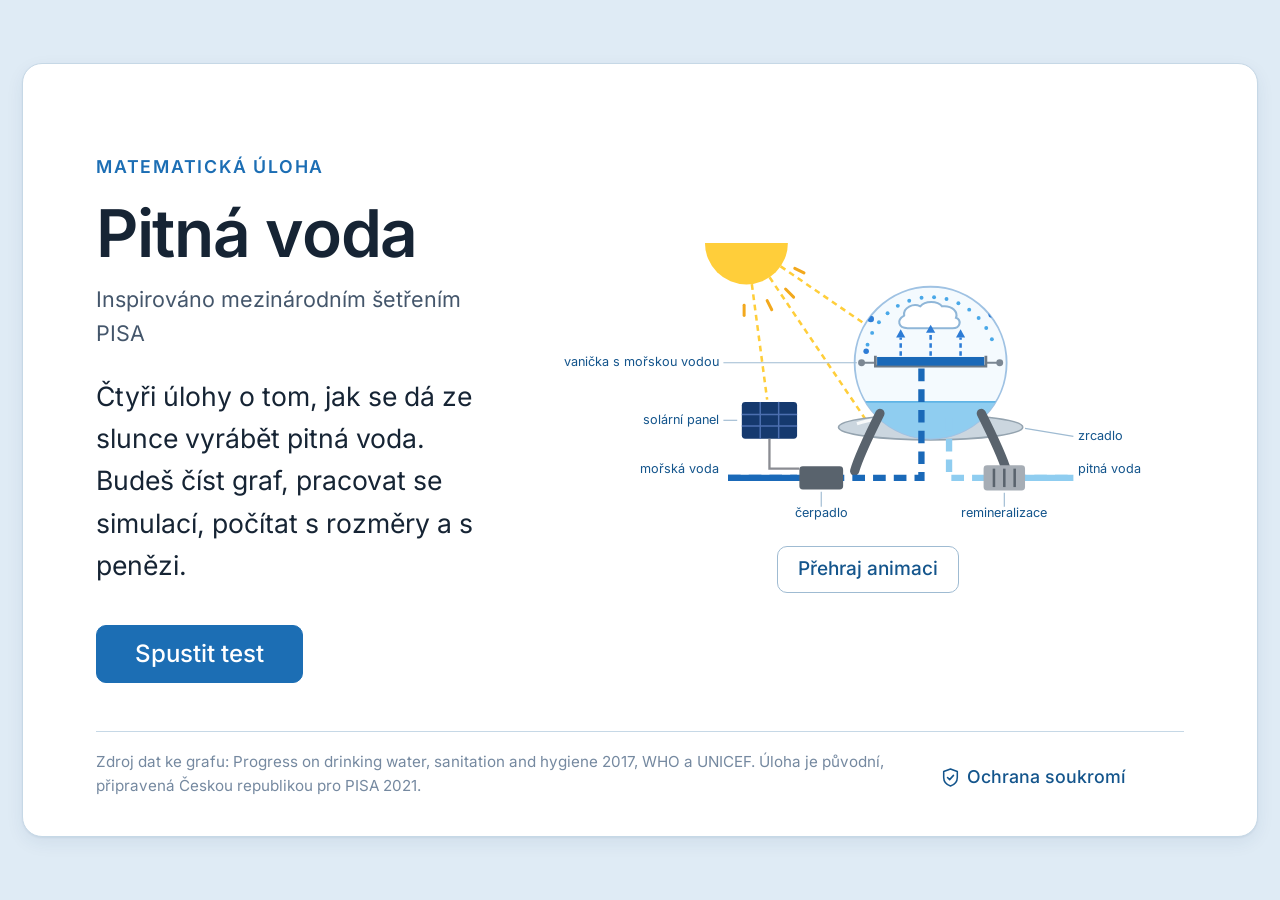
<file: index.html>
<!DOCTYPE html>
<html lang="cs">
<head>
<meta charset="utf-8">
<meta name="viewport" content="width=device-width, initial-scale=1">
<title>Pitná voda</title>
<link rel="stylesheet" href="css/common.css">
<link rel="stylesheet" href="css/overlay.css">
<link rel="stylesheet" href="css/helio.css">
<link rel="stylesheet" href="css/intro.css">
</head>
<body>
<main class="intro-page">
  <div class="intro-card">

    <div class="intro-head">
      <div class="intro-text">
        <p class="eyebrow">Matematická úloha</p>
        <h1>Pitná voda</h1>
        <p class="subtitle">Inspirováno mezinárodním šetřením PISA</p>
        <p class="lead">Čtyři úlohy o tom, jak se dá ze slunce vyrábět pitná voda.
          Budeš číst graf, pracovat se simulací, počítat s rozměry a s penězi.</p>

        <div class="start-row">
          <button class="primary big" id="start">Spustit test</button>
        </div>
      </div>

      <div class="intro-img">
        <div id="helio-slot"></div>
        <button type="button" class="play-anim" id="play-anim">Přehraj animaci</button>
      </div>
    </div>

    <div class="intro-foot">
      <p class="source">Zdroj dat ke grafu: Progress on drinking water, sanitation and hygiene 2017,
        WHO a UNICEF. Úloha je původní, připravená Českou republikou pro PISA 2021.</p>
      <button class="privacy-link" id="privacy">
        <svg width="17" height="19" viewBox="0 0 20 22" fill="none" aria-hidden="true">
          <path d="M10 1 L18 4 V11 C18 16 14.5 19.5 10 21 C5.5 19.5 2 16 2 11 V4 Z"
                stroke="currentColor" stroke-width="1.8" stroke-linejoin="round"/>
          <path d="M6.5 11 L9 13.5 L13.5 8.5" stroke="currentColor" stroke-width="1.8"
                stroke-linecap="round" stroke-linejoin="round"/>
        </svg>
        Ochrana soukromí
      </button>
    </div>

  </div>
</main>

<script src="js/helio.js"></script>
<script>
document.getElementById('helio-slot').innerHTML = Helio.svg('', { popisky: true });

document.getElementById('play-anim').addEventListener('click', function () {
  var s = document.getElementById('helio-svg');
  if (!s) return;
  s.classList.remove('playing');
  void s.getBoundingClientRect();
  s.classList.add('playing');
});

document.getElementById('start').addEventListener('click', function () {
  location.href = 'test.html';
});

document.getElementById('privacy').addEventListener('click', function () {
  var back = document.createElement('div');
  back.className = 'modal-back';
  back.innerHTML = '<div class="modal" role="dialog" aria-modal="true" aria-labelledby="pt">' +
    '<h2 id="pt">Ochrana soukromí</h2>' +
    '<p>Test nic neodesílá a nic neukládá. Tvoje odpovědi existují jen v paměti této ' +
    'stránky a po jejím zavření beze stopy zmizí. Žádné cookies, žádné sledování, ' +
    'nikdo se nedozví, jak ti to šlo. Test není známkovaný.</p>' +
    '<div class="modal-actions"><button class="primary" id="privacy-ok">Rozumím</button></div>' +
    '</div>';
  back.addEventListener('click', function (e) {
    if (e.target === back || e.target.id === 'privacy-ok') document.body.removeChild(back);
  });
  document.body.appendChild(back);
  document.getElementById('privacy-ok').focus();
});
</script>
</body>
</html>
</file>
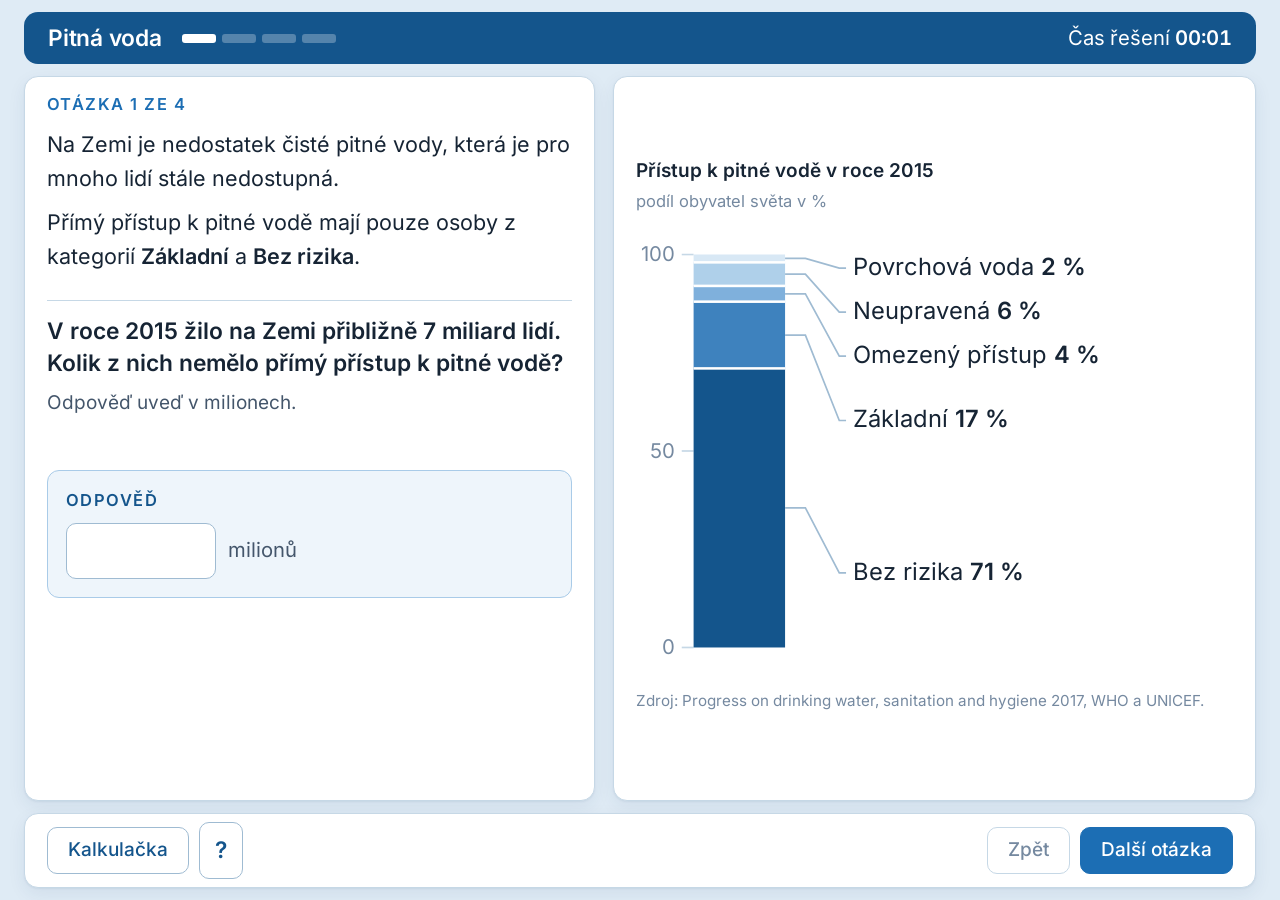
<file: test.html>
<!DOCTYPE html>
<html lang="cs">
<head>
<meta charset="utf-8">
<meta name="viewport" content="width=device-width, initial-scale=1">
<title>Pitná voda</title>
<link rel="stylesheet" href="css/common.css">
<link rel="stylesheet" href="css/overlay.css">
<link rel="stylesheet" href="css/helio.css">
<link rel="stylesheet" href="css/test.css">
</head>
<body>
<div class="app">

  <header class="topbar">
    <span class="name">Pitná voda</span>
    <div class="progress" id="progress" role="img"></div>
    <span class="clock">Čas řešení <span id="clock">00:00</span></span>
  </header>

  <main class="panels">
    <section class="panel panel-left" id="panel-left" aria-label="Zadání a odpověď"></section>
    <section class="panel panel-right" id="panel-right" aria-label="Podklady k úloze"></section>
  </main>

  <footer class="footer" id="footer"></footer>

</div>

<script src="js/scoring.js"></script>
<script src="js/state.js"></script>
<script src="js/helio.js"></script>
<script src="js/simulation.js"></script>
<script src="js/questions.js"></script>
<script src="js/result.js"></script>
<script src="js/calculator.js"></script>
<script src="js/help.js"></script>
<script src="js/test.js"></script>
</body>
</html>
</file>
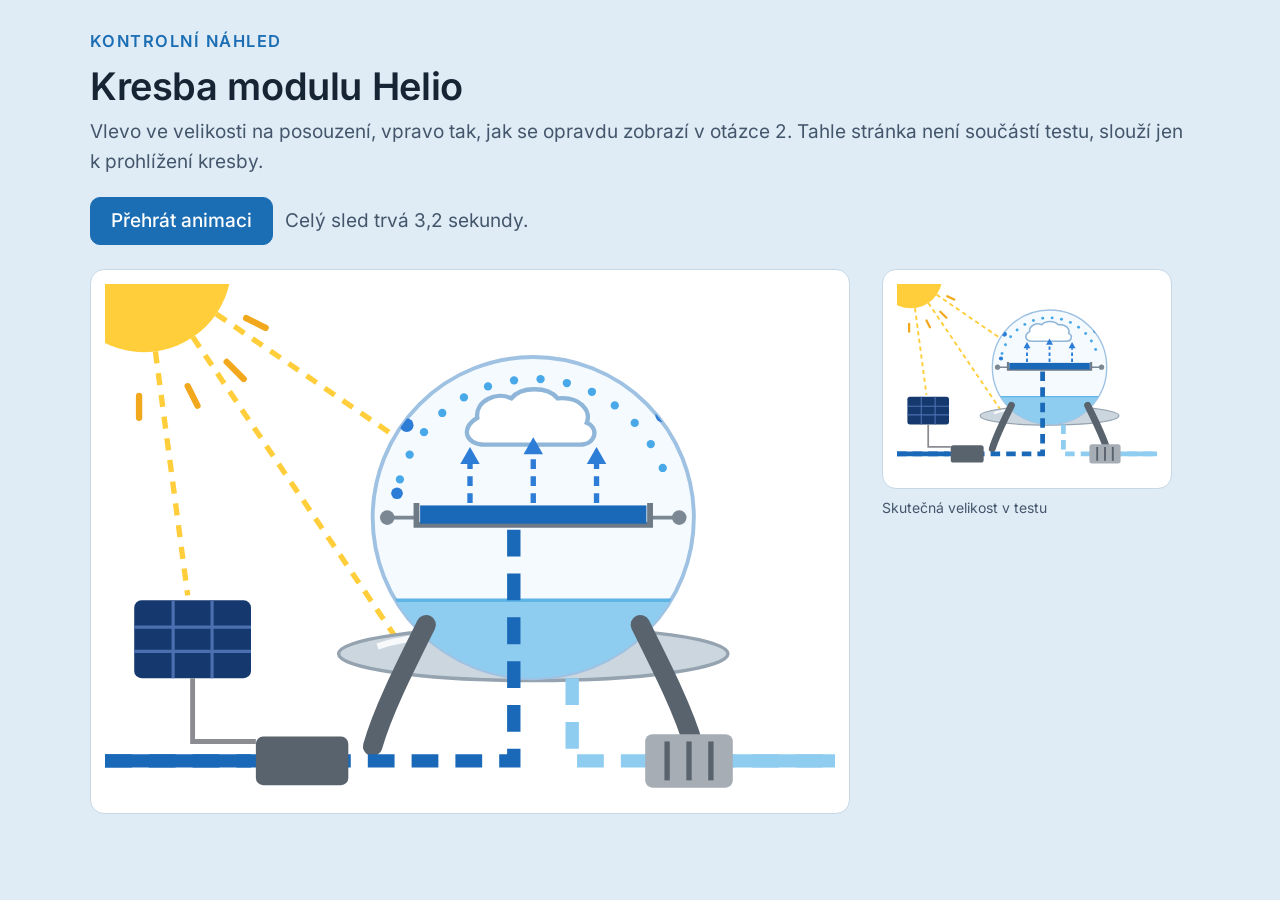
<file: docs/helio-nahled.html>
<!DOCTYPE html>
<html lang="cs">
<head>
<meta charset="utf-8">
<meta name="viewport" content="width=device-width, initial-scale=1">
<title>Helio — náhled kresby</title>
<link rel="stylesheet" href="../css/common.css">
<link rel="stylesheet" href="../css/test.css">
<style>
  body { padding: 28px; }
  .wrap { max-width: 1100px; margin: 0 auto; }
  .row { display: flex; gap: 32px; align-items: flex-start; flex-wrap: wrap; margin: 24px 0 0; }
  .box { background: var(--white); border: 1px solid var(--line); border-radius: 14px; padding: 14px; }
  .velky { width: 760px; max-width: 100%; }
  .maly { width: 290px; }
  .popis { font-size: 14px; color: var(--ink-soft); margin: 8px 0 0; }
  .ovladani { display: flex; gap: 12px; align-items: center; margin: 20px 0 0; }
</style>
</head>
<body>
<div class="wrap">
  <p class="eyebrow">Kontrolní náhled</p>
  <h1>Kresba modulu Helio</h1>
  <p class="hint">Vlevo ve velikosti na posouzení, vpravo tak, jak se opravdu zobrazí
    v otázce 2. Tahle stránka není součástí testu, slouží jen k prohlížení kresby.</p>

  <div class="ovladani">
    <button class="primary" id="hrat">Přehrát animaci</button>
    <span class="hint">Celý sled trvá 3,2 sekundy.</span>
  </div>

  <div class="row">
    <div class="box velky" id="velky"></div>
    <div>
      <div class="box maly" id="maly"></div>
      <p class="popis">Skutečná velikost v testu</p>
    </div>
  </div>
</div>

<script src="../js/helio.js"></script>
<script>
document.getElementById('velky').innerHTML = Helio.svg();
document.getElementById('maly').innerHTML = Helio.svg().replace('id="helio-svg"', 'id="helio-maly"')
  .replace(/id="ball"/g, 'id="ball2"').replace(/url\(#ball\)/g, 'url(#ball2)');

document.getElementById('hrat').addEventListener('click', function () {
  [document.getElementById('helio-svg'), document.getElementById('helio-maly')].forEach(function (s) {
    if (!s) return;
    s.classList.remove('playing');
    void s.getBoundingClientRect();
    s.classList.add('playing');
  });
});
</script>
</body>
</html>
</file>
<file: css/common.css>
/* Písmo Inter, uložené přímo v repozitáři. Žádný požadavek na cizí server —
   test tak opravdu nikam nic neposílá, ani kvůli vzhledu.
   Jeden soubor nese celou škálu tloušťek (variabilní písmo). */
@font-face {
  font-family: 'Inter';
  font-style: normal;
  font-weight: 100 900;
  font-display: swap;
  src: url('../fonts/inter-latin-ext.woff2') format('woff2');
  unicode-range: U+0100-02BA, U+02BD-02C5, U+02C7-02CC, U+02CE-02D7, U+02DD-02FF,
    U+0304, U+0308, U+0329, U+1D00-1DBF, U+1E00-1E9F, U+1EF2-1EFF, U+2020,
    U+20A0-20AB, U+20AD-20C0, U+2113, U+2C60-2C7F, U+A720-A7FF;
}
@font-face {
  font-family: 'Inter';
  font-style: normal;
  font-weight: 100 900;
  font-display: swap;
  src: url('../fonts/inter-latin.woff2') format('woff2');
  unicode-range: U+0000-00FF, U+0131, U+0152-0153, U+02BB-02BC, U+02C6, U+02DA,
    U+02DC, U+0304, U+0308, U+0329, U+2000-206F, U+2074, U+20AC, U+2122, U+2191,
    U+2193, U+2212, U+2215, U+FEFF, U+FFFD;
}

:root {
  /* bílá a bledě modrá, nic víc */
  --blue-900: #0A3A63;
  --blue-700: #14558C;
  --blue: #1C6EB4;
  --blue-400: #5B9BD5;
  --blue-200: #A9CBE8;
  --blue-100: #D8E8F5;
  --blue-50: #EEF5FB;

  --ink: #162434;
  --ink-soft: #44566B;
  --ink-mute: #7589A0;

  --line: #C6D8E6;
  --line-strong: #9FBBD2;

  --white: #FFFFFF;
  --page: #DFEBF5;

  /* významové barvy jen pro hodnocení */
  --ok-bg: #E3F0D8;   --ok-ink: #2E5A12;
  --warn-bg: #FBEFD6; --warn-ink: #6B4409;
  --bad-bg: #FADEDE;  --bad-ink: #9A2727;
  --none-bg: #E7EDF3; --none-ink: #55677C;

  --radius: 10px;
  --shadow: 0 1px 2px rgba(10, 58, 99, 0.06), 0 6px 18px rgba(10, 58, 99, 0.07);
}

*, *::before, *::after { box-sizing: border-box; }

html {
  /* Plynulá stupnice: na nízkém okně zůstane jako dřív, na vyšším povyroste,
     takže obsah vyplní kartu bez toho, aby uživatel musel zvětšovat prohlížeč. */
  font-size: clamp(16px, calc(2.9vh - 4.6px), 24px);
}

body {
  margin: 0;
  font-family: 'Inter', 'Segoe UI', system-ui, -apple-system, Arial, sans-serif;
  font-size: 1rem;
  line-height: 1.6;
  color: var(--ink);
  background: var(--page);
  -webkit-font-smoothing: antialiased;
  text-rendering: optimizeLegibility;
}

h1 { font-size: 1.765rem; font-weight: 600; line-height: 1.25; margin: 0 0 6px; letter-spacing: -0.01em; }
h2 { font-size: 1.235rem; font-weight: 600; line-height: 1.3; margin: 0 0 10px; }
h3 { font-size: 1.000rem; font-weight: 600; margin: 0 0 6px; }
p  { margin: 0 0 14px; }
p:last-child { margin-bottom: 0; }
strong { font-weight: 600; }
a { color: var(--blue-700); }

/* ---------- ovládací prvky ---------- */

button {
  font: inherit;
  font-size: 0.882rem;
  font-weight: 500;
  height: 2.5em;
  padding: 0 20px;
  border: 1.5px solid var(--line-strong);
  border-radius: var(--radius);
  background: var(--white);
  color: var(--blue-700);
  cursor: pointer;
  transition: background 0.12s, border-color 0.12s;
}
button:hover:not(:disabled) { background: var(--blue-50); border-color: var(--blue-400); }
button:active:not(:disabled) { transform: translateY(1px); }
button:disabled { color: var(--ink-mute); border-color: var(--line); cursor: default; }

button.primary {
  background: var(--blue);
  border-color: var(--blue);
  color: #fff;
}
button.primary:hover { background: var(--blue-700); border-color: var(--blue-700); }

input[type="text"], textarea, select {
  font: inherit;
  font-size: 0.941rem;
  color: var(--ink);
  background: var(--white);
  border: 1.5px solid var(--line-strong);
  border-radius: var(--radius);
  padding: 9px 12px;
}
input[type="text"] { height: 2.6em; }
textarea { resize: vertical; line-height: 1.6; }
textarea::placeholder, input::placeholder { color: var(--ink-mute); }

/* nabídka musí vypadat jako ovladač, ne jako prázdné políčko */
select {
  height: 2.7em;
  padding-right: 42px;
  background-color: var(--blue-50);
  border-color: var(--blue-400);
  color: var(--blue-900);
  font-weight: 500;
  appearance: none;
  -webkit-appearance: none;
  background-image: url("data:image/svg+xml;charset=utf-8,%3Csvg xmlns='http://www.w3.org/2000/svg' width='14' height='9' viewBox='0 0 14 9'%3E%3Cpath d='M1 1l6 6 6-6' fill='none' stroke='%231C6EB4' stroke-width='2' stroke-linecap='round'/%3E%3C/svg%3E");
  background-repeat: no-repeat;
  background-position: right 14px center;
}
select:hover { border-color: var(--blue); }

:focus-visible {
  outline: 3px solid var(--blue-400);
  outline-offset: 1px;
}

.sr-only {
  position: absolute; width: 1px; height: 1px;
  padding: 0; margin: -1px; overflow: hidden;
  clip: rect(0 0 0 0); white-space: nowrap; border: 0;
}

/* vysvětlivka pojmu — jediné místo, kde se používá jiná barva než modrá */
.note {
  border: 1.5px solid #E0A33A;
  background: #FCF3E2;
  color: #6B4409;
  border-radius: var(--radius);
  padding: 12px 15px;
  font-size: 0.882rem;
}
</file>
<file: css/overlay.css>
/* Všechno, co se vznáší nad stránkou: okénka, kalkulačka, nápověda.
   Načítají to OBĚ stránky — ve verzi 2 byly tyhle styly jen v test.css
   (a část se při přepisu úplně ztratila), takže se okna vysypala do textu. */

/* ---------- potvrzovací a informační okénko ---------- */

.modal-back {
  position: fixed;
  inset: 0;
  z-index: 60;
  background: rgba(10, 40, 70, 0.42);
  display: flex;
  align-items: center;
  justify-content: center;
  padding: 24px;
}
.modal {
  background: var(--white);
  border-radius: 16px;
  padding: 28px 30px;
  max-width: 480px;
  box-shadow: 0 18px 48px rgba(10, 40, 70, 0.26);
}
.modal h2 { margin: 0 0 12px; }
.modal p { font-size: 0.941rem; margin: 0 0 22px; }
.modal-actions { display: flex; gap: 12px; justify-content: flex-end; flex-wrap: wrap; }

/* ---------- kalkulačka ---------- */

.calc {
  position: fixed;
  right: 32px;
  bottom: 96px;
  z-index: 70;
  width: 272px;
  background: var(--white);
  border: 1px solid var(--line-strong);
  border-radius: 14px;
  box-shadow: 0 14px 36px rgba(10, 40, 70, 0.22);
  overflow: hidden;
}
.calc-bar {
  display: flex;
  align-items: center;
  gap: 8px;
  padding: 9px 12px;
  background: var(--blue-50);
  border-bottom: 1px solid var(--line);
  cursor: move;
  user-select: none;
}
.calc-bar .grip { color: var(--ink-mute); font-size: 0.824rem; }
.calc-title { font-size: 0.824rem; font-weight: 600; }
.calc-close {
  margin-left: auto; width: 28px; height: 28px; padding: 0;
  border: 0; background: none; font-size: 1.118rem; line-height: 1; color: var(--ink-soft);
}
.calc-close:hover { background: none; color: var(--blue-700); }
.calc-screen {
  padding: 10px 14px;
  text-align: right;
  border-bottom: 1px solid var(--line);
  font-variant-numeric: tabular-nums;
}
.calc-expr {
  font-size: 0.765rem; color: var(--ink-mute);
  min-height: 19px; overflow-x: auto; white-space: nowrap;
}
.calc-result { font-size: 1.412rem; min-height: 33px; color: var(--ink); }
.calc-keys {
  display: grid;
  grid-template-columns: repeat(4, 1fr);
  gap: 6px;
  padding: 12px;
}
.calc-keys button { height: 36px; padding: 0; font-size: 0.882rem; }
.calc-keys .op { font-size: 0.824rem; color: var(--ink-soft); }
.calc-keys .cz {
  color: var(--blue-700); border-color: var(--blue-400);
  background: var(--blue-50); font-size: 1.059rem;
}
.calc-keys .eq { grid-column: span 4; }
.calc-note {
  font-size: 0.706rem; color: var(--ink-mute);
  margin: 0; padding: 0 14px 12px; line-height: 1.5;
}

/* ---------- nápověda ---------- */

.help-back {
  position: fixed;
  inset: 0;
  z-index: 65;
  background: rgba(10, 40, 70, 0.42);
  display: flex;
  align-items: center;
  justify-content: center;
  padding: 28px;
}
.help {
  background: var(--white);
  border-radius: 16px;
  width: 100%;
  max-width: 760px;
  max-height: 100%;
  display: flex;
  flex-direction: column;
  overflow: hidden;
  box-shadow: 0 18px 48px rgba(10, 40, 70, 0.26);
}
.help-bar {
  display: flex;
  align-items: center;
  padding: 14px 24px;
  border-bottom: 1px solid var(--line);
  background: var(--blue-50);
}
.help-bar h1 { font-size: 1.235rem; margin: 0; }
.help-bar .help-close {
  margin-left: auto; width: 32px; height: 32px; padding: 0;
  border: 0; background: none; font-size: 1.294rem; line-height: 1; color: var(--ink-soft);
}
.help-bar .help-close:hover { background: none; color: var(--blue-700); }
.help-body { padding: 6px 24px 24px; overflow-y: auto; }
.help-foot {
  padding: 14px 24px;
  border-top: 1px solid var(--line);
  background: var(--blue-50);
  text-align: right;
}
.help-sec { margin: 22px 0 0; }
.help-sec h2 { font-size: 1.059rem; margin: 0 0 10px; }
.help-row {
  display: flex;
  gap: 16px;
  align-items: flex-start;
  padding: 12px 0;
  border-top: 1px solid var(--line);
}
.help-row .fig {
  flex: 0 0 68px;
  display: flex;
  align-items: center;
  justify-content: center;
  padding-top: 2px;
}
.help-row p { font-size: 0.882rem; margin: 0; }
.help-row-title { font-weight: 600; margin: 0 0 3px !important; }

table.formulas { width: 100%; border-collapse: collapse; }
table.formulas td {
  border-top: 1px solid var(--line);
  padding: 10px 8px;
  font-size: 0.882rem;
  vertical-align: middle;
}
table.formulas td.shape { width: 58px; }
table.formulas td.shape svg { width: 46px; height: 36px; display: block; }
table.formulas td.formula { width: 190px; color: var(--blue-900); font-weight: 500; }
</file>
<file: css/helio.css>
/* Animace vzniku vody v modulu Helio (3,2 s).
   Kresba je společná pro úvodní stránku i otázku 2, takže i její animace
   musí být ve vlastním souboru, který načítají OBĚ stránky. Dokud byla jen
   v test.css, tlačítko „Přehraj animaci“ na úvodní stránce nic nedělalo —
   přesně jako kdysi kalkulačka a okénka, než vznikl overlay.css.

   Pořadí fází: slunce rozsvítí panel → čerpadlo přižene mořskou vodu do
   vaničky → odpařování a pára → kondenzace na stěně → kapky stékají na dno
   → odtok ven. */

.helio .vapor, .helio .drops, .helio .spark, .helio .drop { transform-box: view-box; }
.helio .flow-in, .helio .flow-out { stroke-dashoffset: 0; }

.helio.playing .spark    { animation: h-spark 3.2s ease-out; }
.helio.playing .flow-in  { animation: h-in 3.2s linear; }
.helio.playing .vapor    { animation: h-vapor 3.2s ease-out; }
.helio.playing .drops    { animation: h-drops 3.2s ease-out; }
.helio.playing .drop-a   { animation: h-run-a 3.2s ease-in; }
.helio.playing .drop-b   { animation: h-run-b 3.2s ease-in; }
.helio.playing .drop-c   { animation: h-run-c 3.2s ease-in; }
.helio.playing .flow-out { animation: h-out 3.2s linear; }

@keyframes h-spark { 0% { opacity: 0.25 } 10%, 100% { opacity: 1 } }
@keyframes h-in    { 0% { stroke-dashoffset: 300 } 40%, 100% { stroke-dashoffset: 0 } }
@keyframes h-vapor { 0%, 26% { opacity: 0 } 48%, 100% { opacity: 1 } }
@keyframes h-drops { 0%, 46% { opacity: 0 } 64%, 100% { opacity: 1 } }
@keyframes h-run-a {
  0%, 58% { opacity: 0; transform: translate(0, 0); }
  64% { opacity: 1; }
  92%, 100% { opacity: 1; transform: translate(-4px, 70px); }
}
@keyframes h-run-b {
  0%, 64% { opacity: 0; transform: translate(0, 0); }
  70% { opacity: 1; }
  96%, 100% { opacity: 1; transform: translate(5px, 74px); }
}
@keyframes h-run-c {
  0%, 70% { opacity: 0; transform: translate(0, 0); }
  76% { opacity: 1; }
  100% { opacity: 1; transform: translate(-2px, 44px); }
}
@keyframes h-out   { 0%, 72% { stroke-dashoffset: 200 } 100% { stroke-dashoffset: 0 } }

@media (prefers-reduced-motion: reduce) {
  .helio.playing * { animation: none !important; }
}
</file>
<file: css/intro.css>
.intro-page {
  min-height: 100vh;
  display: flex;
  align-items: center;
  justify-content: center;
  padding: 40px 24px;
}

.intro-card {
  width: 100%;
  max-width: 1120px;
  background: var(--white);
  border: 1px solid var(--line);
  border-radius: 20px;
  box-shadow: var(--shadow);
  padding: 60px 64px 32px;
}

.intro-head {
  display: flex;
  gap: 48px;
  align-items: center;
}
.intro-text { flex: 1 1 0; min-width: 0; }
.intro-img { flex: 0 0 auto; width: 430px; max-width: 46%; }
.intro-img svg { display: block; width: 100%; }

.eyebrow {
  font-size: 0.824rem;
  letter-spacing: 0.1em;
  text-transform: uppercase;
  font-weight: 600;
  color: var(--blue);
  margin: 0 0 10px;
}
.intro-card h1 { font-size: 3.059rem; letter-spacing: -0.02em; margin: 0 0 8px; }
.subtitle { font-size: 1.000rem; color: var(--ink-soft); margin: 0 0 24px; }
.lead { font-size: 1.235rem; line-height: 1.6; margin: 0 0 38px; max-width: 28em; }

.start-row {
  display: flex;
  align-items: center;
  gap: 20px;
  flex-wrap: wrap;
}
button.big { height: 58px; font-size: 1.118rem; padding: 0 38px; }
.start-row .meta { font-size: 0.941rem; color: var(--ink-soft); }

.intro-foot {
  display: flex;
  align-items: flex-end;
  gap: 24px;
  margin: 44px 0 0;
  padding-top: 18px;
  border-top: 1px solid var(--line);
}
.source {
  flex: 1 1 auto;
  font-size: 0.706rem;
  color: var(--ink-mute);
  line-height: 1.55;
  margin: 0;
  max-width: 54em;
}

.privacy-link {
  flex: 0 0 auto;
  display: inline-flex;
  align-items: center;
  gap: 8px;
  height: auto;
  padding: 6px 2px;
  border: 0;
  background: none;
  font-size: 0.824rem;
  font-weight: 500;
  color: var(--blue-700);
  white-space: nowrap;
}
.privacy-link:hover { background: none; text-decoration: underline; }
.privacy-link svg { flex: 0 0 auto; }

@media (max-width: 860px) {
  .intro-card { padding: 34px 28px 22px; }
  .intro-head { flex-direction: column-reverse; gap: 28px; align-items: flex-start; }
  .intro-img { width: 260px; max-width: 70%; align-self: center; }
  .intro-card h1 { font-size: 2.118rem; }
  .lead { font-size: 1.059rem; }
  .intro-foot { flex-direction: column-reverse; align-items: flex-start; gap: 14px; }
}

/* ---------- verze 4: karta si vezme většinu okna ---------- */
.intro-page { align-items: stretch; padding: 22px; }
.intro-card {
  max-width: 1500px;
  margin: 0 auto;
  min-height: calc(100vh - 44px);
  display: flex;
  flex-direction: column;
  justify-content: space-between;
  padding: 52px 60px 28px;
}
.intro-head { flex: 1 1 auto; }
.intro-img { width: 620px; max-width: 52%; }
.intro-foot { margin-top: 28px; }

/* Verze s popisky má širší výřez, takže kontejner musí být širší,
   aby samotná kresba byla větší než předtím, ne menší. */
.intro-img { width: 940px; max-width: 58%; }

/* ---------- verze 5 ---------- */
/* Karta nemá být povinně přes celé okno; má být vyplněná. Obsah roste
   s velikostí písma, takže se prázdná plocha zaplní sama. */
.intro-page { align-items: center; }
.intro-card {
  min-height: min(86vh, 860px);
  padding: 3.2em 3.4em 1.8em;
}
/* Sloupec: kresba, pod ní tlačítko animace. Zarovnání na střed se dává
   jednotlivým prvkům, NE celému sloupci — jinak se obal kresby smrskne na
   šířku obsahu, svg spadne na svých výchozích 300 bodů a kresba se zmenší. */
.intro-img { display: flex; flex-direction: column; gap: 0.6em; }
.intro-img > div { width: 100%; }
.intro-img svg { width: 100%; }
.play-anim { align-self: center; }
</file>
<file: css/test.css>
html, body { height: 100%; }

.app {
  display: flex;
  flex-direction: column;
  min-height: 100vh;
  max-width: 1600px;
  margin: 0 auto;
}

/* ---------- horní lišta ---------- */

.topbar {
  flex: 0 0 auto;
  display: flex;
  align-items: center;
  gap: 20px;
  padding: 10px 24px;
  background: var(--blue-700);
  color: #fff;
}
.topbar .name { font-size: 1.059rem; font-weight: 600; letter-spacing: -0.01em; }
.progress { display: flex; gap: 6px; }
.progress span {
  width: 34px; height: 9px;
  border-radius: 3px;
  background: rgba(255, 255, 255, 0.28);
}
.progress span.done { background: var(--blue-200); }
.progress span.now { background: #fff; }
.clock {
  margin-left: auto;
  font-size: 0.941rem;
  color: #fff;
  font-variant-numeric: tabular-nums;
}
.clock #clock { font-weight: 600; }

/* ---------- dvě karty vedle sebe ---------- */

.panels {
  flex: 1 1 auto;
  min-height: 0;
  display: grid;
  grid-template-columns: 47fr 53fr;
  gap: 18px;

  padding: 12px 24px;
}
.panel {
  background: var(--white);
  border: 1px solid var(--line);
  border-radius: 14px;
  box-shadow: var(--shadow);
  padding: 16px 24px;
  overflow-y: auto;

}
.panels.single { grid-template-columns: 1fr; }

/* ---------- obsah otázky ---------- */

.eyebrow {
  font-size: 0.765rem;
  letter-spacing: 0.09em;
  text-transform: uppercase;
  font-weight: 600;
  color: var(--blue);
  margin: 0 0 10px;
}
.question { font-size: 1.059rem; font-weight: 600; line-height: 1.45; }
.hint { font-size: 0.882rem; color: var(--ink-soft); }
.steps { margin: 14px 0 0; padding-left: 22px; font-size: 0.882rem; color: var(--ink-soft); }
.steps li { margin-bottom: 4px; }
.sep-thin { border: 0; border-top: 1px solid var(--line); margin: 30px 0 24px; }
mark { background: #FDF0C4; color: inherit; padding: 1px 3px; border-radius: 3px; }

.answer-block {
  margin: 24px 0 0;
  border: 1.5px solid var(--blue-200);
  background: var(--blue-50);
  border-radius: 12px;
  padding: 16px 18px 18px;
}
.answer-title {
  font-size: 0.765rem;
  letter-spacing: 0.09em;
  text-transform: uppercase;
  font-weight: 600;
  color: var(--blue-700);
  margin: 0 0 12px;
}
.answer-row { display: flex; align-items: center; gap: 12px; flex-wrap: wrap; }
.answer-row input[type="text"] { width: 150px; text-align: right; font-size: 1.000rem; font-weight: 500; }
.answer-row .unit { color: var(--ink-soft); font-size: 0.941rem; }
.answer-block select { width: 100%; }
.answer-block textarea { width: 100%; margin-top: 4px; }
.text-label { display: block; font-size: 0.882rem; font-weight: 500; margin: 16px 0 6px; }
.hint.small { font-size: 0.765rem; color: var(--ink-mute); margin-top: 6px; }

.figure-title { font-size: 0.882rem; font-weight: 600; margin: 0 0 14px; }
.figure-source { font-size: 0.706rem; color: var(--ink-mute); margin: 12px 0 0; line-height: 1.5; }

/* ---------- spodní lišta ---------- */

.footer {
  flex: 0 0 auto;
  display: flex;
  align-items: center;
  gap: 10px;
  padding: 10px 24px;
  background: var(--white);
  border: 1px solid var(--line);
  border-radius: 14px;
  margin: 0 24px 12px;
  box-shadow: var(--shadow);
}
.footer .spacer { margin-left: auto; }
.help-btn { width: 44px; padding: 0; font-size: 1.059rem; font-weight: 600; }

/* ---------- otázka 2: mapa, škála, simulace, tabulka ---------- */

.map { margin: 10px 0 0; }
.zedland { display: block; border-radius: 8px; border: 1px solid var(--line-strong); }
.town { cursor: pointer; }
.town .hit { fill: transparent; }
.town .dot { fill: #fff; stroke: #16242F; stroke-width: 2.4; }
.town:hover .dot { stroke: var(--blue); stroke-width: 3.5; }
.town.selected .dot { fill: #fff; stroke: var(--blue); stroke-width: 6; }
.town:focus { outline: none; }
.town:focus-visible .dot { stroke: var(--blue); stroke-width: 6; }

.scale-label { font-size: 0.882rem; color: var(--ink); margin: 10px 0 5px; font-weight: 500; }
.scale { display: flex; border-radius: 5px; overflow: hidden; }
.scale span { flex: 1; text-align: center; font-size: 0.824rem; font-weight: 600; padding: 4px 0; }
.chosen { font-size: 0.941rem; color: var(--ink-soft); margin: 14px 0 0; }
.chosen strong { color: var(--blue-700); font-size: 1.059rem; }

.helio-wrap {
  position: relative;
  background: var(--blue-50);
  border: 1px solid var(--line);
  border-radius: 12px;
  padding: 10px;
}
.play {
  position: absolute; right: 12px; bottom: 12px;
  width: 40px; height: 40px; padding: 0;
  border-radius: 50%; font-size: 0.824rem; line-height: 1;
  background: var(--white);
}
.helio-text { margin-top: 12px; }

.sim {
  background: var(--blue-50);
  border: 1px solid var(--blue-200);
  border-radius: 12px;
  padding: 14px 16px;
  margin: 16px 0;
}
.slider-row { display: flex; align-items: center; gap: 12px; margin-bottom: 14px; }
.slider-row label { font-size: 0.882rem; width: 120px; flex: 0 0 auto; }
.slider-body { flex: 1 1 auto; min-width: 0; }
.slider-body input[type="range"] { width: 100%; margin: 0; accent-color: var(--blue); }
.ticks { display: flex; justify-content: space-between; margin-top: 2px; }
.tick {
  height: auto; padding: 0 4px; border: 0; background: none;
  font-size: 0.765rem; color: var(--ink-soft); line-height: 1.3; font-weight: 400;
}
.tick:hover { background: none; color: var(--blue); text-decoration: underline; }
.tick.on { color: var(--blue-700); font-weight: 600; }
.slider-row output {
  font-size: 0.941rem; font-weight: 600; width: 54px; text-align: right; flex: 0 0 auto;
  color: var(--blue-700);
}
.run { width: 100%; }
.sim-note { font-size: 0.765rem; color: var(--ink-soft); margin: 10px 0 0; }

table.data { width: 100%; border-collapse: collapse; font-size: 0.882rem; }
table.data th {
  background: var(--blue-100); color: var(--blue-900); font-weight: 600; font-size: 0.765rem;
  border: 1px solid var(--blue-200); padding: 7px 8px; text-align: left;
}
table.data td { border: 1px solid var(--blue-200); padding: 5px 8px; }
table.data tr.marked td { background: var(--ok-bg); color: var(--ok-ink); }
table.data td.star, table.data td.del,
table.data th.star, table.data th.del { width: 58px; text-align: center; padding: 2px; }
table.data th.star, table.data th.del { font-size: 0.647rem; letter-spacing: 0.04em; }
table.data .mark {
  border: 0; background: none; height: 30px; width: 30px; padding: 0;
  font-size: 1.118rem; line-height: 1; color: var(--ink-mute);
}
table.data .mark:hover { background: none; color: var(--blue); }
table.data tr.marked .mark { color: var(--ok-ink); }
table.data .remove {
  border: 0; background: none; height: 30px; width: 30px; padding: 0;
  line-height: 0;
}
table.data .remove:hover { background: none; }
table.data .remove svg { display: block; margin: 0 auto; }
table.data tr.empty td {
  text-align: center; color: var(--ink-mute); font-size: 0.824rem; padding: 16px;
}


/* ---------- otázka 3: krabice a kamiony ---------- */

.boxes { display: flex; gap: 10px; align-items: flex-end; margin: 12px 0 0; }
.boxes img { display: block; }
.boxes img:first-child { width: 48%; }
.boxes img:last-child { width: 37%; }
.trucks-title { margin: 16px 0 6px; }
.truck-label { font-size: 0.824rem; font-weight: 500; margin: 0 0 3px; }
img.truck { display: block; width: 100%; margin: 0 0 8px; }
.trucks-note { margin-top: 8px; }

/* ---------- otázka 4: farma ---------- */

img.farm {
  display: block; width: 100%;
  border: 1px solid var(--line);
  border-radius: 12px;
}
.farm-text { margin: 16px 0; }

/* ---------- režim prohlížení ---------- */

.panels.review .sim,
.panels.review .town,
.panels.review .mark,
.panels.review .remove { pointer-events: none; }
.panels.review .sim { opacity: 0.6; }
.review-flag {
  font-size: 0.765rem; letter-spacing: 0.09em; text-transform: uppercase;
  font-weight: 600; color: var(--ink-mute); margin: 0 0 12px;
}


/* ---------- výsledek ---------- */

.result, .portfolio { max-width: 780px; margin: 0 auto; }
.result h1 { font-size: 1.882rem; }
.score-row { display: flex; gap: 14px; margin: 22px 0 26px; flex-wrap: wrap; }
.score {
  flex: 1 1 150px;
  background: var(--blue-50);
  border: 1px solid var(--blue-200);
  border-radius: 12px;
  padding: 14px 16px;
}
.score strong { display: block; font-size: 1.647rem; font-weight: 600; color: var(--blue-700); line-height: 1.2; }
.score span { font-size: 0.824rem; color: var(--ink-soft); }

.qlist { list-style: none; margin: 12px 0 0; padding: 0; }
.qlist li { margin: 0 0 8px; }
.qlist button {
  width: 100%; height: auto; padding: 14px 16px;
  display: flex; align-items: center; gap: 14px; text-align: left;
  color: var(--ink);
}
.qlist .n {
  flex: 0 0 auto; width: 30px; height: 30px; border-radius: 50%;
  background: var(--blue-100); color: var(--blue-700);
  font-size: 0.882rem; font-weight: 600;
  display: flex; align-items: center; justify-content: center;
}
.qlist .t { flex: 1 1 auto; font-size: 0.941rem; font-weight: 500; }
.qlist .pts { flex: 0 0 auto; font-size: 0.882rem; color: var(--ink-soft); min-width: 36px; text-align: right; }

.badge {
  font-size: 0.765rem; font-weight: 600; padding: 4px 12px;
  border-radius: 20px; white-space: nowrap;
}
.badge.ok { background: var(--ok-bg); color: var(--ok-ink); }
.badge.part { background: var(--warn-bg); color: var(--warn-ink); }
.badge.bad { background: var(--bad-bg); color: var(--bad-ink); }
.badge.none { background: var(--none-bg); color: var(--none-ink); }

.result-actions { display: flex; gap: 12px; margin: 28px 0 0; flex-wrap: wrap; }

/* ---------- vysvětlení v prohlížení ---------- */

.solution {
  border: 1.5px solid #AFCF8C;
  background: #F2F8EB;
  border-radius: 12px;
  padding: 16px 18px;
  margin: 24px 0 0;
  font-size: 0.882rem;
}
.solution p { margin: 0 0 10px; }
.solution p:last-child { margin-bottom: 0; }
.sol-head { font-weight: 600; color: var(--ok-ink); font-size: 0.941rem; }
.sol-head .pts { font-weight: 400; color: var(--ink-soft); margin-left: 8px; font-size: 0.824rem; }
.sol-given { color: var(--ink-soft); }
.sol-steps { margin: 10px 0; padding-left: 20px; }
.sol-steps li { margin-bottom: 4px; }

/* ---------- portfolio a tisk ---------- */

.portfolio .meta { font-size: 0.882rem; color: var(--ink-soft); margin: 0 0 8px; }
.portfolio .nameline { font-size: 0.882rem; color: var(--ink-soft); margin: 0 0 20px; }
.pf-item { border-top: 1px solid var(--line); padding: 18px 0 6px; }
.pf-item h2 { font-size: 1.059rem; display: flex; align-items: center; gap: 12px; flex-wrap: wrap; }
.pf-given { font-size: 0.941rem; margin: 0 0 8px; }
.pf-given span { color: var(--ink-soft); }
.pf-sol {
  font-size: 0.882rem; background: var(--blue-50);
  border-radius: 10px; padding: 14px 16px;
}
.pf-sol ol { margin: 8px 0 0; padding-left: 22px; }
.pf-sol li { margin-bottom: 4px; }
.pf-fig { margin: 12px 0 0; }
.pf-fig svg { display: block; max-width: 100%; }

@media print {
  body { background: #fff; font-size: 12pt; }
  .app { max-width: none; height: auto; display: block; }
  .topbar, .footer, .no-print { display: none !important; }
  .panels { display: block; padding: 0; }
  .panel { border: 0; box-shadow: none; padding: 0; overflow: visible; }
  .pf-item { break-inside: avoid; page-break-inside: avoid; }
  .pf-sol { background: #F4F8FC; }
}

@media (max-width: 900px) {
  .app { height: auto; }
  .panels { grid-template-columns: 1fr; }
  .panel { overflow: visible; }
}

.nameline .fill-line {
  display: inline-block;
  width: 280px;
  max-width: 60%;
  border-bottom: 1px solid var(--ink-mute);
  margin-left: 4px;
}

/* mapa o třetinu menší — žák na ní trefuje jen čtyři kolečka */
.map-wrap { max-width: min(224px, 24vh); margin: 0 auto; }

.figure-title .unit-note {
  display: block;
  font-size: 0.765rem;
  font-weight: 400;
  color: var(--ink-mute);
  margin-top: 2px;
}


/* Animace Helia má vlastní soubor css/helio.css — načítají ho obě stránky,
   protože kresba je společná pro úvod i otázku 2. */

/* ---------- otázka 2: rozvržení pravého panelu ---------- */
/* Obrázek vedle ovladačů, tabulka přes celou šířku pod nimi. */
.q2-top {
  display: grid;
  grid-template-columns: 45fr 55fr;
  gap: 16px;
  align-items: start;
}
.q2-fig .helio-wrap { padding: 6px; }
.q2-fig .helio-text { margin-top: 8px; font-size: 0.765rem; line-height: 1.5; }
.q2-controls .sim { margin: 0; }
.q2-controls .slider-row { margin-bottom: 10px; }
.q2-controls .slider-row label { width: 104px; font-size: 0.824rem; }
.sim-note { font-size: 0.706rem; margin-top: 8px; }
.play { width: 34px; height: 34px; right: 8px; bottom: 8px; }

/* tabulka nesmí růst donekonečna — výška je rozpočet, ne přání */
#table-wrap { margin-top: 14px; max-height: 178px; overflow-y: auto; }

/* sevřenější text v panelech */
.panel p { margin-bottom: 11px; }
.steps { margin-top: 10px; }
.steps li { margin-bottom: 2px; }
.chosen { margin-top: 10px; }

/* ---------- doladění rozpočtu výšky ---------- */
.steps { font-size: 0.824rem; line-height: 1.5; margin-top: 8px; padding-left: 20px; }
.steps li { margin-bottom: 1px; }
.chosen { font-size: 0.882rem; margin-top: 8px; }
.chosen strong { font-size: 0.941rem; }
.scale span { padding: 3px 0; font-size: 0.765rem; }
.scale-label { font-size: 0.824rem; margin: 8px 0 4px; }

.result h1 { margin-bottom: 2px; }
.score-row { margin: 16px 0 18px; gap: 12px; }
.score { padding: 10px 14px; }
.score strong { font-size: 1.471rem; }
.qlist button { padding: 10px 14px; }
.qlist li { margin-bottom: 6px; }
.result-actions { margin-top: 18px; }

/* Mapa se přizpůsobí výšce okna: na vyšších obrazovkách větší, na nižších menší.
   Lepší než jedno pevné číslo vyladěné na jeden monitor. */
.panel p { margin-bottom: 9px; }
.question { line-height: 1.4; }
.eyebrow { margin-bottom: 9px; }
.q2-fig .helio-text { font-size: 0.735rem; }

/* Kresby u otázky 3 se nesmí řídit šířkou panelu — tím rostly do výšky.
   Výšku odvozujeme od okna, šířka se dopočítá podle poměru stran. */
.boxes { justify-content: center; align-items: flex-end; }
.boxes img, .boxes img:first-child, .boxes img:last-child {
  width: auto;
  height: 19vh;
  max-height: 168px;
}
img.truck {
  width: auto;
  height: 13.5vh;
  max-height: 112px;
  margin: 0 0 6px;
}
.trucks-note { font-size: 0.765rem; }

.answer-block textarea { height: 13vh; min-height: 84px; max-height: 150px; }
#table-wrap { max-height: 158px; }

.boxes img, .boxes img:first-child, .boxes img:last-child { height: 16vh; max-height: 150px; }
img.truck { height: 11.5vh; max-height: 98px; margin: 0 0 4px; }
.truck-label { font-size: 0.765rem; margin: 0 0 1px; }
.trucks-title { margin: 12px 0 4px; }
.boxes { margin-top: 10px; }

/* poslední doladění rozpočtu — na nižších oknech se musí vejít i otázky 2 a 3 */
.topbar { padding: 8px 24px; }
.panels { padding: 10px 24px; }
.panel { padding: 14px 22px; }
.footer { padding: 8px 22px; margin: 0 24px 10px; }

/* ---------- verze 4: práce s prostorem ---------- */
/* Verze 2 měla karty přes celou výšku s obsahem stlačeným nahoru, verze 3 je
   smrskla na výšku obsahu a vznikl prázdný pás. Správně: karty vyplní okno
   a obsah se uvnitř nich rozprostře. */

.topbar {
  margin: 12px 24px 0;
  border-radius: 14px;
}
.panels { padding: 12px 24px; }
.footer { margin: 0 24px 12px; }

.panel { display: flex; flex-direction: column; }

/* zadání nahoře, odpověď dole — tím se od sebe přirozeně oddělí */
.answer-block { margin-top: auto; }
/* u otázky 2 klesne mapa se škálou k dolní hraně a text zůstane nahoře */
.map-wrap { margin-top: auto; }
/* samostatný obrázek v pravém panelu se vycentruje na výšku */
.center-fig { margin-top: auto; margin-bottom: auto; }

/* kresby mohou zase povyrůst — výšky je teď dost */
.boxes img, .boxes img:first-child, .boxes img:last-child { height: 24vh; max-height: 260px; }
img.truck { height: 17vh; max-height: 170px; margin: 0 0 8px; }
.map-wrap { max-width: min(300px, 34vh); }
#table-wrap { max-height: 40vh; }
.q2-fig .helio-text { font-size: 0.794rem; }
.chosen { font-size: 0.941rem; }
.chosen strong { font-size: 1.294rem; }

/* popisek škály na celou šířku panelu, samotný pás užší */
.scale-label { font-size: 0.882rem; white-space: nowrap; }
.scale { max-width: 420px; }

/* ---------- otázka 3: krabice a kamiony vedle sebe ---------- */
.q3-cols {
  display: grid;
  grid-template-columns: 44fr 56fr;
  gap: 22px;
  align-items: start;
  margin-top: 12px;
}
.q3-cols .boxes { margin-top: 0; }
.q3-cols .boxes img,
.q3-cols .boxes img:first-child,
.q3-cols .boxes img:last-child { height: 26vh; max-height: 270px; }
.q3-trucks .trucks-title { margin-top: 0; }
.q3-trucks img.truck { width: 100%; height: auto; max-height: none; margin: 0 0 10px; }

/* otázka 2: rozpočet na nižších oknech */
.map-wrap { max-width: min(300px, 28vh); }
#table-wrap { max-height: 32vh; }

/* Na nízkém okně se musí vejít i otázka 2; na vyšším všechno samo povyroste. */
.sep-thin { margin: 18px 0 14px; }
.map-wrap { max-width: min(320px, 24vh); }
.steps { font-size: 0.794rem; }
.chosen { margin-top: 6px; font-size: 0.882rem; }
.chosen strong { font-size: 1.118rem; }
.scale-label { margin: 6px 0 4px; }
.score-row { margin: 14px 0 14px; }
.result-actions { margin-top: 14px; }

/* Stránka samotná se nikdy neroluje: aplikace má přesnou výšku okna.
   Když se obsah nevejde, pozná se to měřením panelu, ne posuvníkem u okna. */
.app { height: 100vh; min-height: 0; }
.panels { min-height: 0; }
.panel { overflow-y: auto; min-height: 0; }

.qlist button { padding: 9px 14px; }
.qlist li { margin-bottom: 5px; }

/* Krabice se musí řídit šířkou svého sloupce, jinak ho rozepřou a kamiony
   se smrsknou. Kamiony jsou široké 4:1, proto dostanou větší sloupec. */
.q3-cols { grid-template-columns: minmax(0, 46fr) minmax(0, 54fr); }
.q3-cols .boxes img,
.q3-cols .boxes img:first-child { width: 56%; height: auto; max-height: 30vh; }
.q3-cols .boxes img:last-child { width: 42%; height: auto; max-height: 30vh; }

/* ---------- verze 5 ---------- */

/* Skrytý panel musí zůstat skrytý — .panel { display: flex } z verze 4
   přebíjelo atribut hidden, takže na výsledku zůstávala prázdná bílá karta. */
.panel[hidden] { display: none !important; }

/* Žádné odsouvání k dolní hraně. Pevný velkorysý odstup je předvídatelný;
   trik s auto-okrajem jednou vyšel a dvakrát uškodil. */
.answer-block { margin-top: 2em; }
.map-wrap { margin-top: 0.8em; }

/* Kresby se řídí panelem, ne jen výškou okna — s mezí ve vh jako pojistkou,
   aby platilo pravidlo, že se nikde neroluje. */
.map-wrap { max-width: min(360px, 74%, 33vh); }

/* Otázka 3 zpět pod sebe: krabice nahoře, kamiony pod nimi, obojí na plnou
   šířku panelu. Dvousloupcové rozvržení z verze 4 už není potřeba.

   Pravý panel je sloupec, takže kresby v něm necháme sdílet zbylou výšku:
   mají velkorysou výchozí velikost a když se na ni nedostane, poměrně se
   zmenší. Tím se nemůže stát, co se stalo teď — že druhý kamion vypadl pod
   dolní hranu panelu. object-fit zaručí, že se při zmenšení nezdeformují. */
.q3-cols { display: block; }
.boxes { justify-content: center; margin-top: 0.7em; }
#panel-right > .boxes { flex: 0 1 auto; min-height: 0; }
#panel-right > .boxes img,
#panel-right > .boxes img:first-child,
#panel-right > .boxes img:last-child {
  width: auto;
  height: 23vh;
  max-height: 100%;
  max-width: 46%;
  object-fit: contain;
  object-position: bottom center;
}
#panel-right > img.truck {
  flex: 0 1 auto;
  min-height: 0;
  width: 100%;
  height: auto;
  max-height: none;
  object-fit: contain;
  margin: 0 0 0.4em;
}
.trucks-title { margin: 0.7em 0 0.3em; }
[data-q="PV3"] .trucks-note { margin-top: 0.5em; }

/* Panel je sloupec, takže všechno v něm je položka pružného rozvržení a smí
   se zmenšit. To je zrádné: barevná škála u otázky 2 se tiše stlačila z 25
   bodů na 7 a měření pak hlásilo, že se všechno vešlo. Nic se samo zmenšovat
   nebude; kde to chci (kresby u otázky 3), povolím to výslovně. */
.panel > * { flex-shrink: 0; }

/* Otázka 2 má v levém panelu nejvíc věcí pod sebou: zadání, kroky, mapu,
   barevnou škálu i volbu města. Prostor pro mapu si bereme z odstupů mezi
   nimi — mapa je přednostní prvek rozpočtu, ne první věc ke zmenšení. */
[data-q="PV2"] .sep-thin { margin: 10px 0 9px; }
[data-q="PV2"] .steps { margin-top: 6px; }
[data-q="PV2"] #panel-left > p { line-height: 1.5; }
.map-wrap { margin-top: 0.3em; }
.map { margin-top: 4px; }
.scale-label { margin: 4px 0 3px; }
.scale span { padding: 2px 0; font-size: 0.735rem; }
.chosen { margin-top: 5px; }
.map-wrap { max-width: min(360px, 74%, 28.5vh); }

/* Na vyšším okně rostlo s písmem i volné pole pro vysvětlení a levý panel
   otázky 3 přetékal. Pole stačí nižší — čtyři řádky se do něj pořád vejdou. */
.answer-block textarea { height: 10.5vh; min-height: 84px; max-height: 130px; }
</file>
